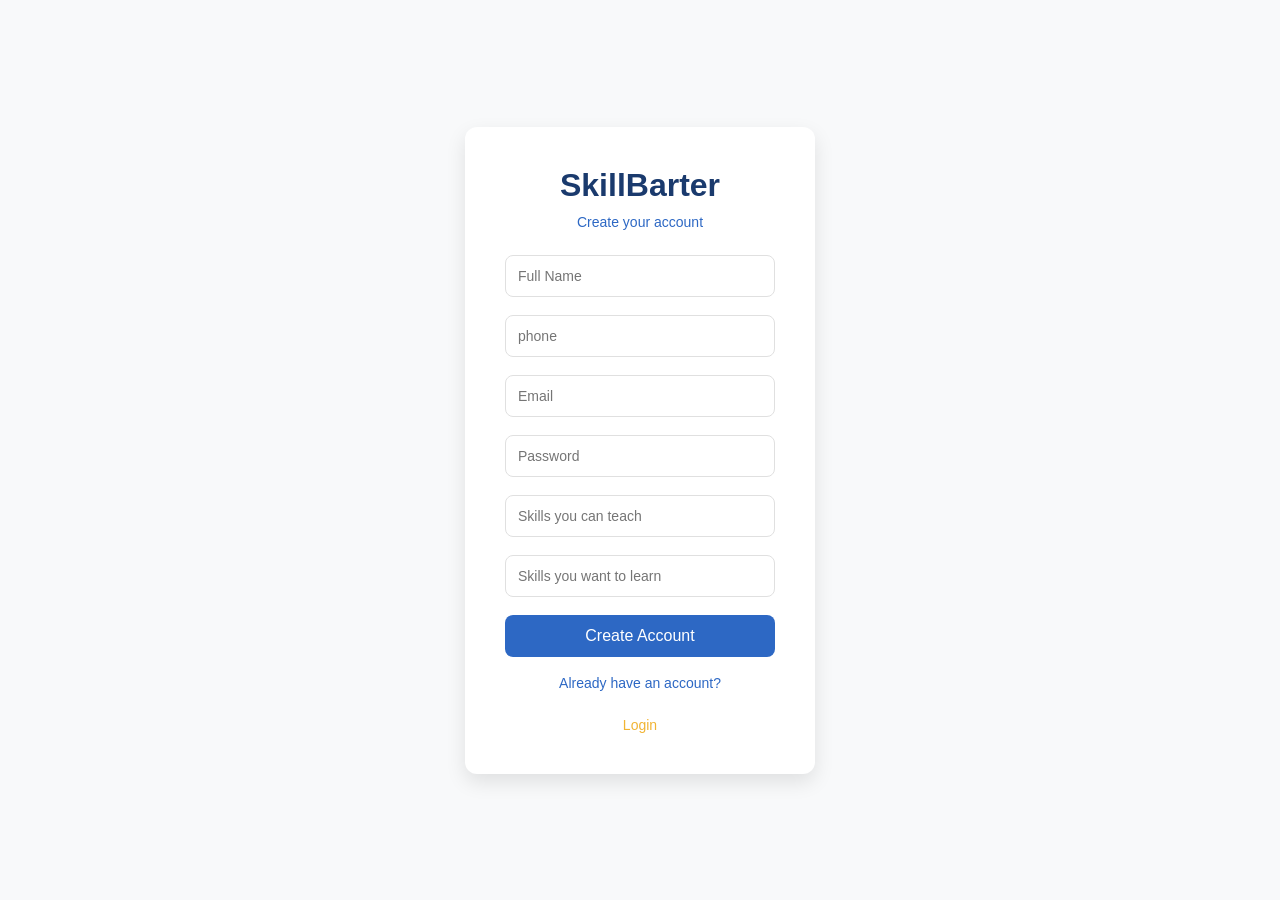
<file: sign-up.html>
<!DOCTYPE html>
<html lang="en">
<head>
<meta charset="UTF-8">
<meta name="viewport" content="width=device-width, initial-scale=1.0">
<title>SkillBarter Signup</title>
<link rel="stylesheet" href="style/style-sing-up.css">
<script></script>
</head>

<body>

<div class="signup-container">

<h1>SkillBarter</h1>
<p>Create your account</p>

<form id="signupForm">
    <input type="text" id="name" placeholder="Full Name" required>
<input type="tel"placeholder="phone" required pattern="[0-9]{10}">
<input type="email" placeholder="Email" required >
<input type="password" placeholder="Password" minlength="8" required>

<input type="text" placeholder="Skills you can teach">
<input type="text" placeholder="Skills you want to learn">

<button type="submit">Create Account</button>

</form>

<br>
<p>Already have an account?</p>
<a href="login.html">Login</a>

</div>
</body>
</html>
</file>
<file: style/style-sing-up.css>
*{
    margin:0;
    padding:0;
    box-sizing:border-box;
    font-family: 'Poppins', sans-serif;
    }
    
    body{
    background:#F8F9FA;
    display:flex;
    justify-content:center;
    align-items:center;
    height:100vh;
    }
    
    /* Signup Box */
    
    .signup-container{
    background:white;
    padding:40px;
    width:350px;
    border-radius:12px;
    box-shadow:0 8px 20px rgba(0,0,0,0.1);
    text-align:center;
    }
    
    .signup-container h1{
    color:#1A3A6D;
    margin-bottom:10px;
    }
    
    .signup-container p{
    color:#2D68C4;
    font-size:14px;
    margin-bottom:25px;
    }
    
    /* Inputs */
    
    .signup-container input{
    width:100%;
    padding:12px;
    margin-bottom:18px;
    border:1px solid #E0E0E0;
    border-radius:8px;
    font-size:14px;
    }
    /* Button */
    
    .signup-container button{
    width:100%;
    padding:12px;
    border:none;
    border-radius:8px;
    background:#2D68C4;
    color:white;
    font-size:16px;
    cursor:pointer;
    transition:0.3s;
    }
    
    .signup-container button:hover{
    background:#1A3A6D;
    }
    
    /* Links */
    
    .signup-container a{
    color:#F1B434;
    text-decoration:none;
    font-size:14px;
    }
    
    .signup-container a:hover{
    text-decoration:underline;
    }
</file>
